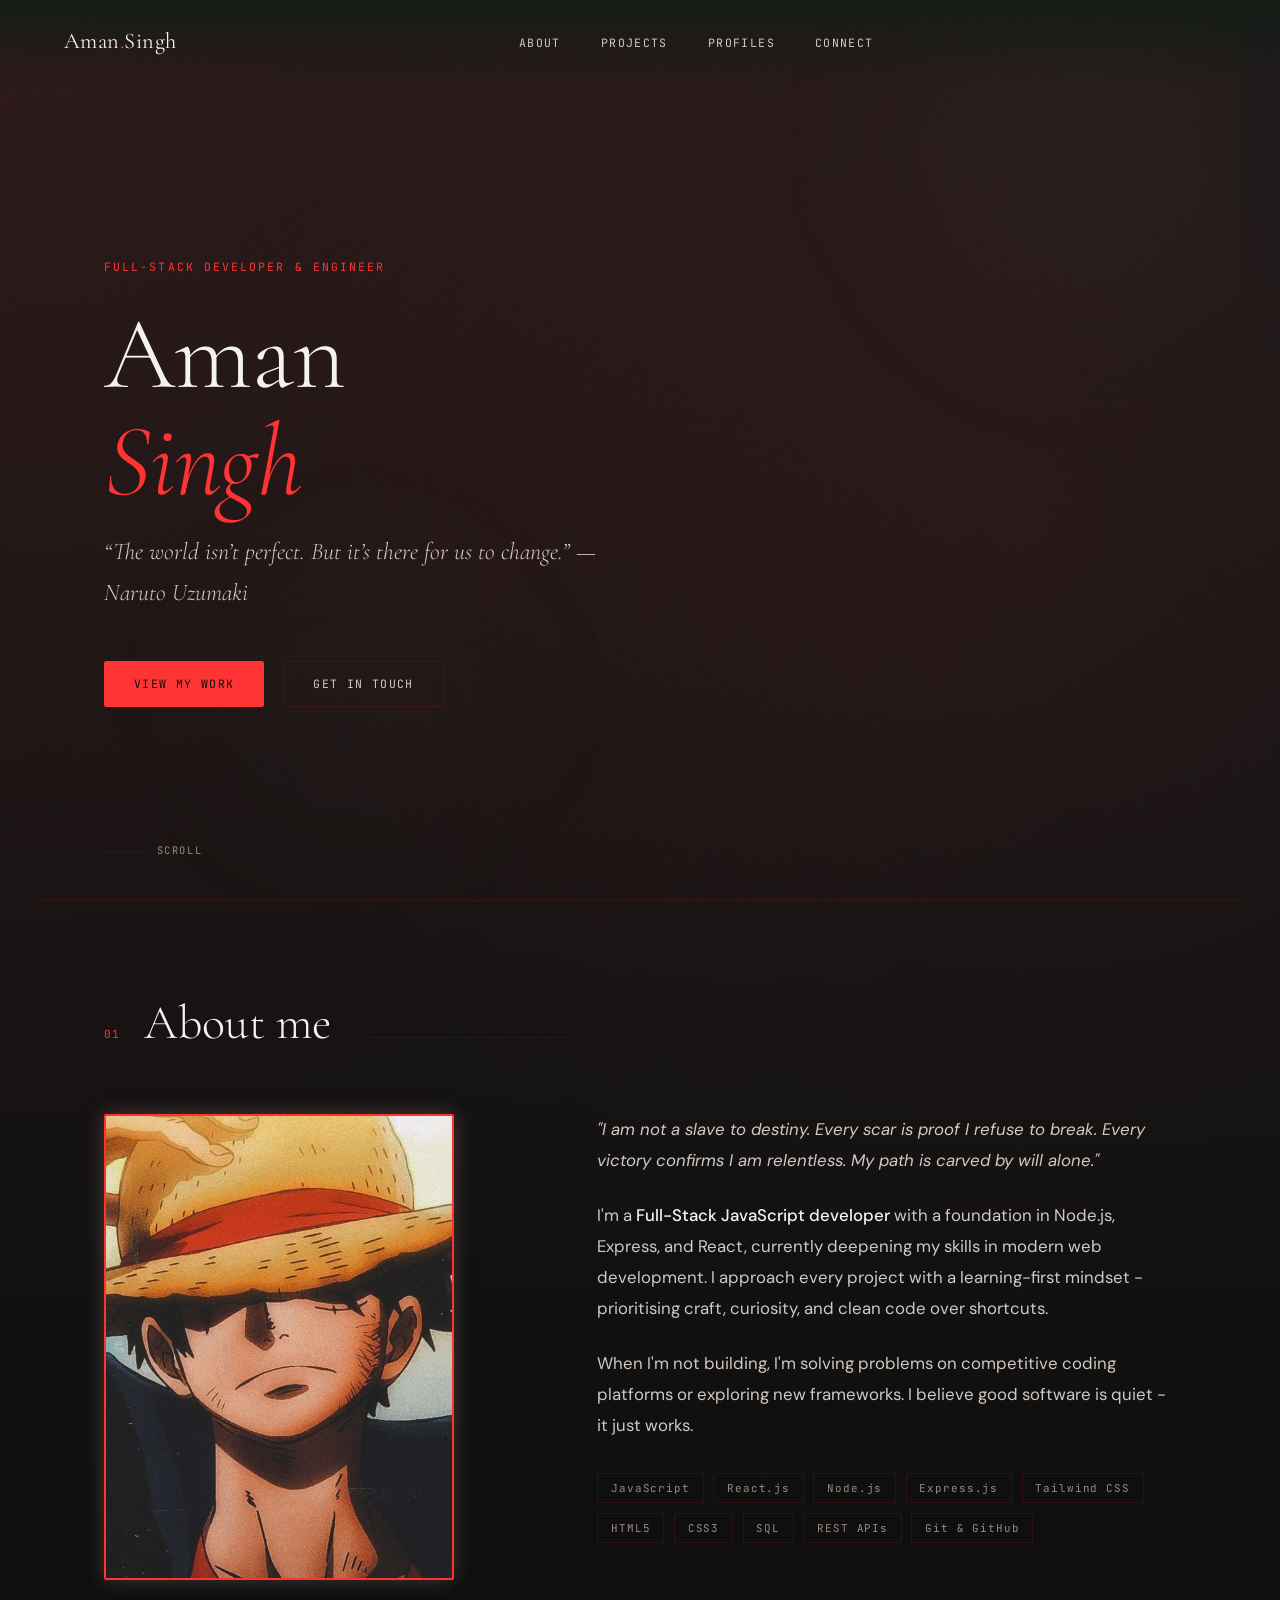
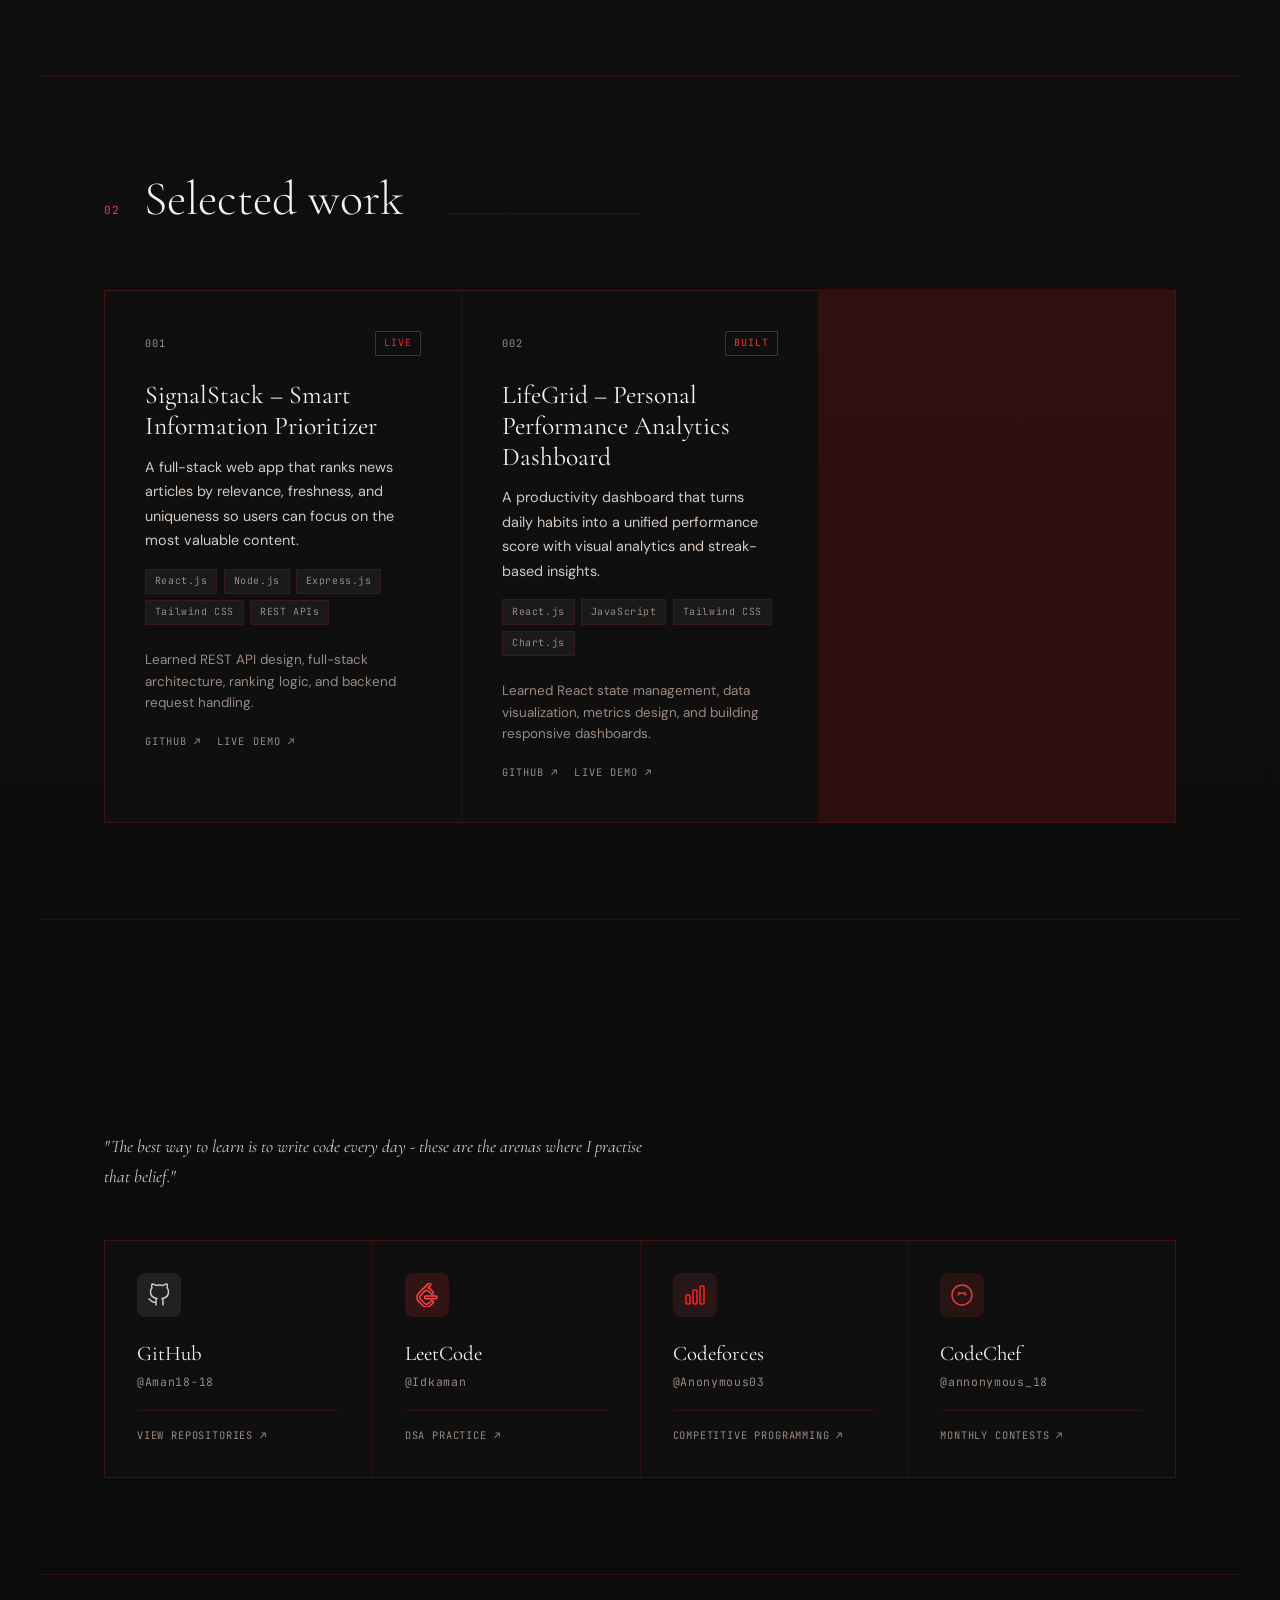
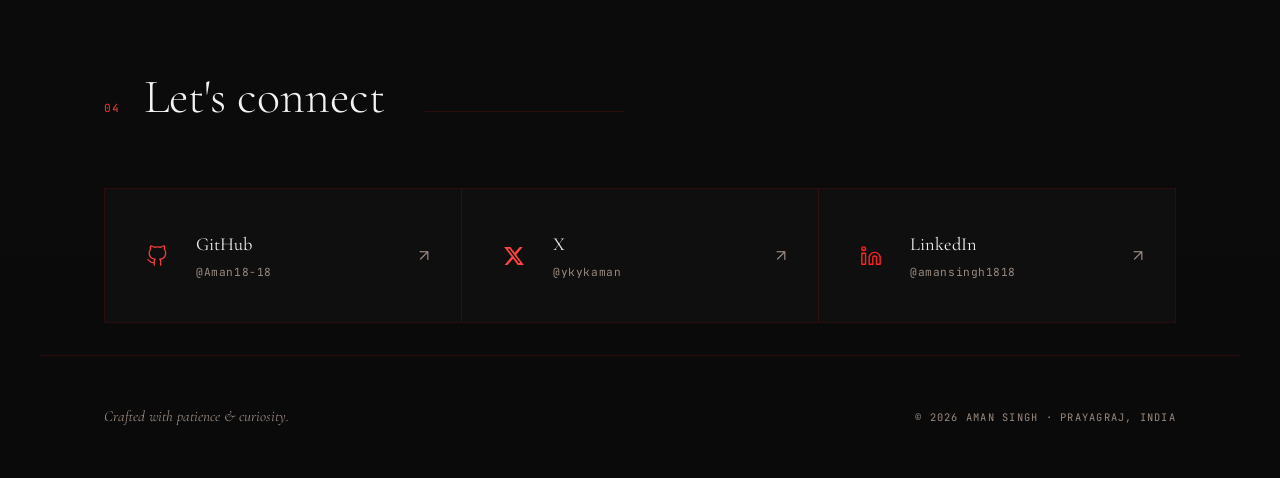
<file: index.html>
<!DOCTYPE html>
<html lang="en">
<head>
  <meta charset="UTF-8"/>
  <meta name="viewport" content="width=device-width,initial-scale=1.0"/>
  <title>Aman Singh - Portfolio</title>
  <!-- Theme Options: Spring Light (default) and Spring Night -->
  <link rel="preconnect" href="https://fonts.googleapis.com"/>
  <link rel="preconnect" href="https://fonts.gstatic.com" crossorigin/>
  <link href="https://fonts.googleapis.com/css2?family=Cormorant+Garamond:ital,wght@0,300;0,400;0,500;0,600;1,300;1,400&family=DM+Sans:opsz,wght@9..40,300;9..40,400;9..40,500&family=JetBrains+Mono:wght@300;400&display=swap" rel="stylesheet"/>
  <link rel="stylesheet" href="portfolio.css"/>
</head>
<body>
<div class="spring-leaves" aria-hidden="true">
  <span class="leaf leaf-1"></span>
  <span class="leaf leaf-2"></span>
  <span class="leaf leaf-3"></span>
  <span class="leaf leaf-4"></span>
  <span class="leaf leaf-5"></span>
  <span class="leaf leaf-6"></span>
  <span class="leaf leaf-7"></span>
  <span class="leaf leaf-8"></span>
  <span class="leaf leaf-9"></span>
  <span class="leaf leaf-10"></span>
</div>

<!-- NAV -->
<nav id="navbar">
  <a href="#" class="nav-logo">Aman<span>.</span>Singh</a>
  <ul class="nav-links">
    <li><a href="#about">About</a></li>
    <li><a href="#projects">Projects</a></li>
    <li><a href="#profiles">Profiles</a></li>
    <li><a href="#social">Connect</a></li>
  </ul>
  <div class="nav-right">
    <button class="theme-toggle" id="themeToggle" aria-label="Toggle theme">
      <svg class="sun-icon" viewBox="0 0 24 24" fill="none" stroke="currentColor" stroke-width="2">
        <circle cx="12" cy="12" r="5"></circle>
        <line x1="12" y1="1" x2="12" y2="3"></line>
        <line x1="12" y1="21" x2="12" y2="23"></line>
        <line x1="4.22" y1="4.22" x2="5.64" y2="5.64"></line>
        <line x1="18.36" y1="18.36" x2="19.78" y2="19.78"></line>
        <line x1="1" y1="12" x2="3" y2="12"></line>
        <line x1="21" y1="12" x2="23" y2="12"></line>
        <line x1="4.22" y1="19.78" x2="5.64" y2="18.36"></line>
        <line x1="18.36" y1="5.64" x2="19.78" y2="4.22"></line>
      </svg>
      <svg class="moon-icon" viewBox="0 0 24 24" fill="none" stroke="currentColor" stroke-width="2">
        <path d="M21 12.79A9 9 0 1 1 11.21 3 7 7 0 0 0 21 12.79z"></path>
      </svg>
    </button>
    <button class="nav-toggle" id="menuToggle" aria-label="Toggle menu">
      <span></span><span></span><span></span>
    </button>
  </div>
</nav>

<!-- MOBILE MENU -->
<div class="mobile-menu" id="mobileMenu">
  <button class="close-btn" id="closeMenu">&times;</button>
  <a href="#about" onclick="closeMobile()">About</a>
  <a href="#projects" onclick="closeMobile()">Projects</a>
  <a href="#profiles" onclick="closeMobile()">Profiles</a>
  <a href="#social" onclick="closeMobile()">Connect</a>
</div>

<!-- HERO -->
<section class="hero" id="home">
  <div class="hero-orb hero-orb-1"></div>
  <div class="hero-orb hero-orb-2"></div>

  <div class="hero-eyebrow">Full-Stack Developer &amp; Engineer</div>

  <h1 class="hero-name">
    Aman<br/>
    <em>Singh</em>
  </h1>

  <p class="hero-tagline">
    “The world isn’t perfect. But it’s there for us to change.” — Naruto Uzumaki
  </p>

  <div class="hero-cta">
    <a href="#projects" class="btn btn-primary">View my work</a>
    <a href="#social" class="btn btn-ghost">Get in touch</a>
  </div>

  <div class="hero-scroll">
    <div class="scroll-line"></div>
    <span class="scroll-text">Scroll</span>
  </div>
</section>

<!-- ABOUT -->
<section id="about">
  <div class="section-header reveal">
    <span class="section-number">01</span>
    <h2 class="section-title">About me</h2>
    <div class="section-line"></div>
  </div>

  <div class="about-grid">
    <div class="about-left reveal">
      <div class="about-avatar">
        <img src="luffy.jpg" alt="Luffy" />
      </div>
    </div>

    <div class="about-text reveal">
      <p>
        <em>"I am not a slave to destiny. Every scar is proof I refuse to break. Every victory confirms I am relentless. My path is carved by will alone."</em>
      </p>
      <p>
        I'm a <strong>Full-Stack JavaScript developer</strong> with a foundation in Node.js,
        Express, and React, currently deepening my skills in modern web development.
        I approach every project with a learning-first mindset - prioritising craft,
        curiosity, and clean code over shortcuts.
      </p>
      <p>
        When I'm not building, I'm solving problems on competitive coding platforms
        or exploring new frameworks. I believe good software is quiet - it just works.
      </p>

      <div class="about-tags">
        <span class="tag">JavaScript</span>
        <span class="tag">React.js</span>
        <span class="tag">Node.js</span>
        <span class="tag">Express.js</span>
        <span class="tag">Tailwind CSS</span>
        <span class="tag">HTML5</span>
        <span class="tag">CSS3</span>
        <span class="tag">SQL</span>
        <span class="tag">REST APIs</span>
        <span class="tag">Git &amp; GitHub</span>
      </div>
    </div>
  </div>
</section>

<!-- PROJECTS -->
<section id="projects">
  <div class="section-header reveal">
    <span class="section-number">02</span>
    <h2 class="section-title">Selected work</h2>
    <div class="section-line"></div>
  </div>

  <div class="projects-grid">
    <article class="project-card reveal">
      <div class="project-meta">
        <span class="project-number">001</span>
        <span class="project-status status-live">Live</span>
      </div>
      <h3 class="project-title">SignalStack – Smart Information Prioritizer</h3>
      <p class="project-desc">
        A full-stack web app that ranks news articles by relevance, freshness, and uniqueness so users can focus on the most valuable content.
      </p>
      <div class="project-stack">
        <span class="stack-pill">React.js</span>
        <span class="stack-pill">Node.js</span>
        <span class="stack-pill">Express.js</span>
        <span class="stack-pill">Tailwind CSS</span>
        <span class="stack-pill">REST APIs</span>
      </div>
      <p class="project-learnings">Learned REST API design, full-stack architecture, ranking logic, and backend request handling.</p>
      <div class="project-links">
        <a href="https://github.com/Aman18-18/News-Generator" target="_blank" rel="noopener noreferrer" class="project-link">GitHub ↗</a>
        <a href="https://signal-stack-r64rqszkx-aman-singhs-projects-1fdd472a.vercel.app" target="_blank" rel="noopener noreferrer" class="project-link">Live Demo ↗</a>
      </div>
    </article>

    <article class="project-card reveal">
      <div class="project-meta">
        <span class="project-number">002</span>
        <span class="project-status status-wip">Built</span>
      </div>
      <h3 class="project-title">LifeGrid – Personal Performance Analytics Dashboard</h3>
      <p class="project-desc">
        A productivity dashboard that turns daily habits into a unified performance score with visual analytics and streak-based insights.
      </p>
      <div class="project-stack">
        <span class="stack-pill">React.js</span>
        <span class="stack-pill">JavaScript</span>
        <span class="stack-pill">Tailwind CSS</span>
        <span class="stack-pill">Chart.js</span>
      </div>
      <p class="project-learnings">Learned React state management, data visualization, metrics design, and building responsive dashboards.</p>
      <div class="project-links">
        <a href="https://github.com/Aman18-18/LifeGrid" target="_blank" rel="noopener noreferrer" class="project-link">GitHub ↗</a>
        <a href="https://life-grid-nine.vercel.app" target="_blank" rel="noopener noreferrer" class="project-link">Live Demo ↗</a>
      </div>
    </article>
  </div>
</section>

<!-- CODING PROFILES -->
<section id="profiles">
  <div class="section-header reveal">
    <span class="section-number">03</span>
    <h2 class="section-title">Coding profiles</h2>
    <div class="section-line"></div>
  </div>

  <p class="profiles-intro reveal">
    "The best way to learn is to write code every day - these are the arenas where I practise that belief."
  </p>

  <div class="profiles-grid">

    <!-- GITHUB -->
    <a href="https://github.com/Aman18-18" target="_blank" rel="noopener noreferrer" class="profile-card reveal">
      <div class="profile-icon github">
        <svg viewBox="0 0 24 24" fill="none" stroke="var(--text-secondary)" stroke-width="1.5" stroke-linecap="round" stroke-linejoin="round">
          <path d="M9 19c-5 1.5-5-2.5-7-3m14 6v-3.87a3.37 3.37 0 0 0-.94-2.61c3.14-.35 6.44-1.54 6.44-7A5.44 5.44 0 0 0 20 4.77 5.07 5.07 0 0 0 19.91 1S18.73.65 16 2.48a13.38 13.38 0 0 0-7 0C6.27.65 5.09 1 5.09 1A5.07 5.07 0 0 0 5 4.77a5.44 5.44 0 0 0-1.5 3.78c0 5.42 3.3 6.61 6.44 7A3.37 3.37 0 0 0 9 18.13V22"/>
        </svg>
      </div>
      <div>
        <div class="profile-name">GitHub</div>
        <div class="profile-handle">@Aman18-18</div>
      </div>
      <div class="profile-stat">View repositories ↗</div>
    </a>

    <!-- LEETCODE -->
    <a href="https://leetcode.com/u/Idkaman/" target="_blank" rel="noopener noreferrer" class="profile-card reveal">
      <div class="profile-icon leetcode">
        <svg viewBox="0 0 24 24" fill="none" stroke="var(--accent-warm)" stroke-width="1.5" stroke-linecap="round" stroke-linejoin="round">
          <path d="M16.102 17.93l-2.697 2.607c-.466.467-1.111.662-1.823.662s-1.357-.195-1.824-.662l-4.332-4.363c-.467-.467-.702-1.15-.702-1.863s.235-1.357.702-1.824l4.319-4.38c.467-.467 1.125-.645 1.837-.645s1.357.195 1.823.662l2.697 2.606c.514.515 1.365.497 1.9-.038.535-.536.553-1.387.039-1.901l-2.609-2.636a5.055 5.055 0 0 0-2.445-1.337l2.467-2.503c.516-.514.498-1.366-.037-1.901-.535-.535-1.387-.552-1.902-.038l-10.1 10.101c-.981.982-1.494 2.337-1.494 3.835 0 1.498.513 2.895 1.494 3.875l4.347 4.361c.981.979 2.337 1.452 3.834 1.452s2.853-.512 3.835-1.494l2.609-2.637c.514-.514.496-1.365-.039-1.9s-1.386-.553-1.899-.039zM20.811 13.01H10.666c-.702 0-1.27.604-1.27 1.346s.568 1.346 1.27 1.346h10.145c.701 0 1.27-.604 1.27-1.346s-.569-1.346-1.27-1.346z"/>
        </svg>
      </div>
      <div>
        <div class="profile-name">LeetCode</div>
        <div class="profile-handle">@Idkaman</div>
      </div>
      <div class="profile-stat">DSA practice ↗</div>
    </a>

    <!-- CODEFORCES -->
    <a href="https://codeforces.com/profile/Anonymous03" target="_blank" rel="noopener noreferrer" class="profile-card reveal">
      <div class="profile-icon codeforces">
        <svg viewBox="0 0 24 24" fill="none" stroke="var(--accent-cool)" stroke-width="1.5" stroke-linecap="round" stroke-linejoin="round">
          <rect x="3" y="12" width="4" height="9" rx="1"/>
          <rect x="10" y="7" width="4" height="14" rx="1"/>
          <rect x="17" y="3" width="4" height="18" rx="1"/>
        </svg>
      </div>
      <div>
        <div class="profile-name">Codeforces</div>
        <div class="profile-handle">@Anonymous03</div>
      </div>
      <div class="profile-stat">Competitive programming ↗</div>
    </a>

    <!-- CODECHEF -->
    <a href="https://www.codechef.com/users/annonymous_18" target="_blank" rel="noopener noreferrer" class="profile-card reveal">
      <div class="profile-icon codechef">
        <svg viewBox="0 0 24 24" fill="none" stroke="var(--accent-earth)" stroke-width="1.5" stroke-linecap="round" stroke-linejoin="round">
          <path d="M12 2C6.48 2 2 6.48 2 12s4.48 10 10 10 10-4.48 10-10S17.52 2 12 2z"/>
          <path d="M8 12s1-2 4-2 4 2 4 2"/>
          <path d="M9 9.5h.01M15 9.5h.01"/>
        </svg>
      </div>
      <div>
        <div class="profile-name">CodeChef</div>
        <div class="profile-handle">@annonymous_18</div>
      </div>
      <div class="profile-stat">Monthly contests ↗</div>
    </a>

  </div>
</section>

<!-- SOCIAL -->
<section id="social">
  <div class="section-header reveal">
    <span class="section-number">04</span>
    <h2 class="section-title">Let's connect</h2>
    <div class="section-line"></div>
  </div>

  <div class="social-strip reveal">

    <!-- GITHUB -->
    <a href="https://github.com/Aman18-18" target="_blank" rel="noopener noreferrer" class="social-item github">
      <div class="social-icon">
        <svg viewBox="0 0 24 24" fill="none" stroke="var(--accent-earth)" stroke-width="1.5" stroke-linecap="round" stroke-linejoin="round">
          <path d="M9 19c-5 1.5-5-2.5-7-3m14 6v-3.87a3.37 3.37 0 0 0-.94-2.61c3.14-.35 6.44-1.54 6.44-7A5.44 5.44 0 0 0 20 4.77 5.07 5.07 0 0 0 19.91 1S18.73.65 16 2.48a13.38 13.38 0 0 0-7 0C6.27.65 5.09 1 5.09 1A5.07 5.07 0 0 0 5 4.77a5.44 5.44 0 0 0-1.5 3.78c0 5.42 3.3 6.61 6.44 7A3.37 3.37 0 0 0 9 18.13V22"/>
        </svg>
      </div>
      <div class="social-info">
        <span class="social-label">GitHub</span>
        <span class="social-handle">@Aman18-18</span>
      </div>
      <span class="social-arrow">↗</span>
    </a>

    <!-- X -->
    <a href="https://x.com/ykykaman" target="_blank" rel="noopener noreferrer" class="social-item twitter">
      <div class="social-icon">
        <svg viewBox="0 0 24 24" fill="var(--accent-warm)" stroke="none">
          <path d="M18.244 2.25h3.308l-7.227 8.26 8.502 11.24H16.17l-5.214-6.817L4.99 21.75H1.68l7.73-8.835L1.254 2.25H8.08l4.713 6.231zm-1.161 17.52h1.833L7.084 4.126H5.117z"/>
        </svg>
      </div>
      <div class="social-info">
        <span class="social-label">X</span>
        <span class="social-handle">@ykykaman</span>
      </div>
      <span class="social-arrow">↗</span>
    </a>

    <!-- LINKEDIN -->
    <a href="https://www.linkedin.com/in/amansingh1818/" target="_blank" rel="noopener noreferrer" class="social-item linkedin">
      <div class="social-icon">
        <svg viewBox="0 0 24 24" fill="none" stroke="var(--accent-cool)" stroke-width="1.5" stroke-linecap="round" stroke-linejoin="round">
          <path d="M16 8a6 6 0 0 1 6 6v7h-4v-7a2 2 0 0 0-2-2 2 2 0 0 0-2 2v7h-4v-7a6 6 0 0 1 6-6z"/>
          <rect x="2" y="9" width="4" height="12"/>
          <circle cx="4" cy="4" r="2"/>
        </svg>
      </div>
      <div class="social-info">
        <span class="social-label">LinkedIn</span>
        <span class="social-handle">@amansingh1818</span>
      </div>
      <span class="social-arrow">↗</span>
    </a>

  </div>
</section>

<!-- FOOTER -->
<footer>
  <p class="footer-left">Crafted with patience &amp; curiosity.</p>
  <p class="footer-right">© 2026 Aman Singh · Prayagraj, India</p>
</footer>

<script src="portfolio.js"></script>

</body>
</html>
</file>
<file: portfolio.css>
/* ========================================
   THEME VARIABLES - SPRING LIGHT (DEFAULT)
   ======================================== */
:root {
  --bg: #ebe8e3;
  --bg-surface: #ddd8d0;
  --bg-card: rgba(220, 215, 205, 0.9);
  --border: rgba(153, 51, 34, 0.25);
  --border-hover: rgba(180, 50, 20, 0.35);
  --text-primary: #0d0d0d;
  --text-secondary: #3a3a3a;
  --text-muted: #5a5a5a;
  --accent-primary: #c41e1e;
  --accent-warm: #b41010;
  --accent-cool: #d42020;
  --accent-earth: #8b3a3a;
  --petal-color: linear-gradient(180deg, rgba(196, 30, 30, 0.92), rgba(180, 16, 16, 0.88));
  --petal-shadow: rgba(139, 58, 58, 0.2);
  --page-glow: radial-gradient(circle at top left, rgba(196, 50, 50, 0.12), transparent 34%),
    radial-gradient(circle at 85% 12%, rgba(220, 80, 80, 0.08), transparent 24%),
    linear-gradient(180deg, #ebe8e3 0%, #e0dbd1 48%, #d8d2c8 100%);

  --icon-github-bg: rgba(26, 26, 26, 0.08);
  --icon-leetcode-bg: rgba(196, 30, 30, 0.15);
  --icon-cf-bg: rgba(180, 50, 50, 0.12);
  --icon-cc-bg: rgba(139, 58, 58, 0.12);

  --serif: 'Cormorant Garamond', Georgia, serif;
  --sans: 'DM Sans', system-ui, sans-serif;
  --mono: 'JetBrains Mono', monospace;
}

/* ========================================
   THEME VARIABLES - SPRING NIGHT
   ======================================== */
html[data-theme="dark"] {
  --bg: #0f0f0f;
  --bg-surface: #1a1a1a;
  --bg-card: rgba(25, 25, 25, 0.88);
  --border: rgba(196, 30, 30, 0.18);
  --border-hover: rgba(220, 50, 50, 0.25);
  --text-primary: #f5f3f1;
  --text-secondary: #d4c9c1;
  --text-muted: #9a8a80;
  --accent-primary: #ff3333;
  --accent-warm: #ff4444;
  --accent-cool: #ff2222;
  --accent-earth: #e63c3c;
  --petal-color: linear-gradient(180deg, rgba(255, 51, 51, 0.9), rgba(255, 68, 68, 0.86));
  --petal-shadow: rgba(15, 15, 15, 0.4);
  --page-glow: radial-gradient(circle at top left, rgba(196, 30, 30, 0.12), transparent 35%),
    radial-gradient(circle at 80% 14%, rgba(220, 50, 50, 0.08), transparent 24%),
    linear-gradient(180deg, #1a1a1a 0%, #0f0f0f 42%, #0a0a0a 100%);

  --icon-github-bg: rgba(245, 243, 241, 0.08);
  --icon-leetcode-bg: rgba(255, 51, 51, 0.15);
  --icon-cf-bg: rgba(220, 80, 80, 0.12);
  --icon-cc-bg: rgba(230, 60, 60, 0.12);
}

/* ========================================
   GLOBAL STYLES
   ======================================== */
*, *::before, *::after {
  box-sizing: border-box;
  margin: 0;
  padding: 0;
}

html {
  scroll-behavior: smooth;
}

body {
  background: var(--page-glow);
  color: var(--text-primary);
  font-family: var(--sans);
  font-size: 16px;
  line-height: 1.7;
  overflow-x: hidden;
  -webkit-font-smoothing: antialiased;
  transition: background-color 0.3s ease, color 0.3s ease;
}

::selection {
  background: var(--accent-primary);
  color: var(--bg);
}

/* ---- NOISE TEXTURE OVERLAY ---- */
body::before {
  content: '';
  position: fixed;
  inset: 0;
  background-image: url("data:image/svg+xml,%3Csvg viewBox='0 0 256 256' xmlns='http://www.w3.org/2000/svg'%3E%3Cfilter id='n'%3E%3CfeTurbulence type='fractalNoise' baseFrequency='0.9' numOctaves='4' stitchTiles='stitch'/%3E%3C/filter%3E%3Crect width='100%25' height='100%25' filter='url(%23n)' opacity='0.04'/%3E%3C/svg%3E");
  pointer-events: none;
  z-index: 999;
  opacity: 0.35;
}

body > * {
  position: relative;
  z-index: 1;
}

.spring-leaves {
  position: fixed;
  inset: 0;
  overflow: hidden;
  pointer-events: none;
  z-index: 0;
}

.leaf {
  position: absolute;
  top: -12%;
  width: 18px;
  height: 30px;
  background: var(--petal-color);
  border-radius: 80% 0 80% 0;
  box-shadow: 0 0 8px var(--petal-shadow), inset -1px -1px 3px rgba(0, 0, 0, 0.1);
  animation: fall linear infinite;
  transform-origin: center;
  opacity: 0.8;
}

.leaf:nth-child(1) {
  left: 5%;
  animation-duration: 8s;
  animation-delay: 0s;
}

.leaf:nth-child(2) {
  left: 15%;
  animation-duration: 10s;
  animation-delay: 1.2s;
}

.leaf:nth-child(3) {
  left: 25%;
  animation-duration: 9s;
  animation-delay: 0.5s;
}

.leaf:nth-child(4) {
  left: 35%;
  animation-duration: 11s;
  animation-delay: 2s;
}

.leaf:nth-child(5) {
  left: 45%;
  animation-duration: 9.5s;
  animation-delay: 1.5s;
}

.leaf:nth-child(6) {
  left: 55%;
  animation-duration: 10.5s;
  animation-delay: 0.8s;
}

.leaf:nth-child(7) {
  left: 65%;
  animation-duration: 8.5s;
  animation-delay: 2.5s;
}

.leaf:nth-child(8) {
  left: 75%;
  animation-duration: 11.5s;
  animation-delay: 1s;
}

.leaf:nth-child(9) {
  left: 85%;
  animation-duration: 9.2s;
  animation-delay: 1.8s;
}

.leaf:nth-child(10) {
  left: 92%;
  animation-duration: 10.2s;
  animation-delay: 0.3s;
}

@keyframes fall {
  0% {
    transform: translateY(0) rotateZ(0deg);
    opacity: 0.8;
  }
  10% {
    opacity: 0.9;
  }
  90% {
    opacity: 0.7;
  }
  to {
    transform: translateY(100vh) rotateZ(360deg);
    opacity: 0;
  }
}

.leaf::before {
  content: '';
  position: absolute;
  inset: 2px 8px 2px 8px;
  border-radius: 999px;
  background: rgba(255, 255, 255, 0.22);
  transform: rotate(18deg);
}

.leaf-1 { left: 4%; animation-duration: 17s; animation-delay: -2s; }
.leaf-2 { left: 14%; width: 12px; height: 22px; animation-duration: 12s; animation-delay: -8s; }
.leaf-3 { left: 24%; animation-duration: 19s; animation-delay: -11s; }
.leaf-4 { left: 37%; width: 15px; height: 25px; animation-duration: 15s; animation-delay: -5s; }
.leaf-5 { left: 49%; animation-duration: 18s; animation-delay: -13s; }
.leaf-6 { left: 58%; width: 13px; height: 23px; animation-duration: 14s; animation-delay: -1s; }
.leaf-7 { left: 68%; animation-duration: 16s; animation-delay: -7s; }
.leaf-8 { left: 77%; width: 16px; height: 27px; animation-duration: 20s; animation-delay: -9s; }
.leaf-9 { left: 88%; animation-duration: 13s; animation-delay: -4s; }
.leaf-10 { left: 95%; width: 11px; height: 21px; animation-duration: 18s; animation-delay: -15s; }

/* ========================================
   INTERACTIVE ANIMATIONS
   ======================================== */
/* Click ripple effect */
.ripple {
  position: absolute;
  border-radius: 50%;
  background: radial-gradient(circle, rgba(196, 30, 30, 0.6) 0%, rgba(196, 30, 30, 0) 70%);
  transform: scale(0);
  animation: rippleEffect 0.6s ease-out;
  pointer-events: none;
}

@keyframes rippleEffect {
  to {
    transform: scale(4);
    opacity: 0;
  }
}

/* Scroll-triggered animations */
.scroll-reveal {
  opacity: 0;
  transform: translateY(30px);
  animation: scrollReveal 0.6s ease-out forwards;
}

@keyframes scrollReveal {
  to {
    opacity: 1;
    transform: translateY(0);
  }
}

/* Interactive button press effect */
button, a[class*="btn"] {
  position: relative;
  overflow: hidden;
}

button:active, a[class*="btn"]:active {
  transform: scale(0.95);
}

button:hover, a[class*="btn"]:hover {
  transform: translateY(-2px);
  transition: all 0.2s ease;
}


.about-avatar {
  width: 100%;
  max-width: 350px;   /* control size */
  aspect-ratio: 1/1;  /* square container */
  overflow: hidden;
  border-radius: 20px; /* optional aesthetic */
}

.about-avatar img {
  width: 100%;
  height: 100%;
  object-fit: cover;   /* KEY: fills container nicely */
  display: block;
}

/* ========================================
   NAVIGATION
   ======================================== */
nav {
  position: fixed;
  top: 0;
  left: 0;
  right: 0;
  z-index: 100;
  padding: 1.4rem 4rem;
  display: flex;
  justify-content: space-between;
  align-items: center;
  background: linear-gradient(to bottom, rgba(247, 251, 241, 0.94), rgba(247, 251, 241, 0));
  -webkit-backdrop-filter: blur(0px);
  backdrop-filter: blur(0px);
  transition: backdrop-filter 0.4s, background 0.4s;
}

html[data-theme="dark"] nav {
  background: linear-gradient(to bottom, rgba(20, 28, 22, 0.94), rgba(20, 28, 22, 0));
}

nav.scrolled {
  background: rgba(247, 251, 241, 0.82);
  -webkit-backdrop-filter: blur(12px);
  backdrop-filter: blur(12px);
  border-bottom: 1px solid var(--border);
}

html[data-theme="dark"] nav.scrolled {
  background: rgba(20, 28, 22, 0.82);
}

.nav-logo {
  font-family: var(--serif);
  font-size: 1.4rem;
  font-weight: 400;
  color: var(--text-primary);
  letter-spacing: 0.02em;
  text-decoration: none;
}

.nav-logo span {
  color: var(--accent-primary);
}

.nav-links {
  display: flex;
  gap: 2.5rem;
  list-style: none;
}

.nav-links a {
  font-family: var(--mono);
  font-size: 0.72rem;
  letter-spacing: 0.12em;
  text-transform: uppercase;
  color: var(--text-secondary);
  text-decoration: none;
  transition: color 0.3s;
}

.nav-links a:hover {
  color: var(--accent-primary);
}

.nav-right {
  display: flex;
  align-items: center;
  gap: 1.5rem;
}

.theme-toggle {
  background: none;
  border: 1px solid var(--border);
  width: 40px;
  height: 40px;
  border-radius: 8px;
  cursor: pointer;
  display: flex;
  align-items: center;
  justify-content: center;
  color: var(--text-secondary);
  transition: all 0.3s ease;
}

.theme-toggle:hover {
  color: var(--accent-primary);
  border-color: var(--accent-primary);
}

.theme-toggle svg {
  width: 18px;
  height: 18px;
}

.theme-toggle .sun-icon {
  display: block;
}

.theme-toggle .moon-icon {
  display: none;
}

html[data-theme="dark"] .theme-toggle .sun-icon {
  display: none;
}

html[data-theme="dark"] .theme-toggle .moon-icon {
  display: block;
}

.nav-toggle {
  display: none;
  flex-direction: column;
  gap: 5px;
  cursor: pointer;
  background: none;
  border: none;
  padding: 4px;
}

.nav-toggle span {
  display: block;
  width: 22px;
  height: 1px;
  background: var(--text-secondary);
  transition: all 0.3s;
}

/* ========================================
   HERO SECTION
   ======================================== */
.hero {
  min-height: 100vh;
  display: flex;
  flex-direction: column;
  justify-content: center;
  padding: 8rem 4rem 4rem;
  position: relative;
  overflow: hidden;
}

.hero-orb {
  position: absolute;
  border-radius: 50%;
  filter: blur(80px);
  pointer-events: none;
}

.hero-orb-1 {
  width: 500px;
  height: 500px;
  background: radial-gradient(circle, rgba(168, 149, 111, 0.06) 0%, transparent 70%);
  top: -100px;
  right: -100px;
  animation: orbFloat 8s ease-in-out infinite;
}

.hero-orb-2 {
  width: 400px;
  height: 400px;
  background: radial-gradient(circle, rgba(122, 158, 136, 0.04) 0%, transparent 70%);
  bottom: 0;
  left: 10%;
  animation: orbFloat 10s ease-in-out infinite reverse;
}

@keyframes orbFloat {
  0%, 100% {
    transform: translateY(0) scale(1);
  }
  50% {
    transform: translateY(-30px) scale(1.05);
  }
}

@keyframes leafFall {
  0% {
    transform: translate3d(0, -8vh, 0) rotate(0deg) scale(0.95);
    opacity: 0;
  }
  10% {
    opacity: 0.72;
  }
  50% {
    transform: translate3d(28px, 46vh, 0) rotate(140deg) scale(1);
  }
  100% {
    transform: translate3d(-34px, 110vh, 0) rotate(320deg) scale(0.9);
    opacity: 0;
  }
}

.hero-eyebrow {
  font-family: var(--mono);
  font-size: 0.72rem;
  letter-spacing: 0.18em;
  text-transform: uppercase;
  color: var(--accent-primary);
  margin-bottom: 1.5rem;
  opacity: 0;
  animation: fadeUp 0.8s ease forwards 0.2s;
}

.hero-name {
  font-family: var(--serif);
  font-size: clamp(3.5rem, 8vw, 7rem);
  font-weight: 300;
  line-height: 1.05;
  letter-spacing: -0.01em;
  color: var(--text-primary);
  margin-bottom: 1rem;
  opacity: 0;
  animation: fadeUp 0.8s ease forwards 0.4s;
}

.hero-name em {
  font-style: italic;
  color: var(--accent-primary);
  font-weight: 300;
}

.hero-tagline {
  font-family: var(--serif);
  font-size: clamp(1.1rem, 2.5vw, 1.5rem);
  font-weight: 300;
  font-style: italic;
  color: var(--text-secondary);
  max-width: 540px;
  margin-bottom: 3rem;
  opacity: 0;
  animation: fadeUp 0.8s ease forwards 0.6s;
}

.hero-cta {
  display: flex;
  gap: 1.2rem;
  flex-wrap: wrap;
  opacity: 0;
  animation: fadeUp 0.8s ease forwards 0.8s;
}

.btn {
  display: inline-flex;
  align-items: center;
  gap: 0.5rem;
  padding: 0.75rem 1.8rem;
  font-family: var(--mono);
  font-size: 0.72rem;
  letter-spacing: 0.12em;
  text-transform: uppercase;
  text-decoration: none;
  border-radius: 2px;
  transition: all 0.3s;
  cursor: pointer;
}

.btn-primary {
  background: var(--accent-primary);
  color: var(--bg);
  border: 1px solid var(--accent-primary);
}

.btn-primary:hover {
  background: transparent;
  color: var(--accent-primary);
}

.btn-ghost {
  background: transparent;
  color: var(--text-secondary);
  border: 1px solid var(--border);
}

.btn-ghost:hover {
  border-color: var(--accent-primary);
  color: var(--text-primary);
}

.hero-scroll {
  position: absolute;
  bottom: 2.5rem;
  left: 4rem;
  display: flex;
  align-items: center;
  gap: 0.8rem;
  opacity: 0;
  animation: fadeIn 1s ease forwards 1.2s;
}

.scroll-line {
  width: 40px;
  height: 1px;
  background: var(--border);
  position: relative;
  overflow: hidden;
}

.scroll-line::after {
  content: '';
  position: absolute;
  left: -100%;
  top: 0;
  width: 100%;
  height: 100%;
  background: var(--accent-primary);
  animation: scrollLine 2.5s ease-in-out infinite 1.4s;
}

@keyframes scrollLine {
  0% {
    left: -100%;
  }
  50%, 100% {
    left: 100%;
  }
}

.scroll-text {
  font-family: var(--mono);
  font-size: 0.65rem;
  letter-spacing: 0.15em;
  text-transform: uppercase;
  color: var(--text-muted);
}

/* ========================================
   SECTIONS
   ======================================== */
section {
  padding: 6rem 4rem;
  max-width: 1200px;
  margin: 0 auto;
}

.section-header {
  display: flex;
  align-items: baseline;
  gap: 1.5rem;
  margin-bottom: 4rem;
}

.section-number {
  font-family: var(--mono);
  font-size: 0.7rem;
  color: var(--accent-primary);
  letter-spacing: 0.1em;
}

.section-title {
  font-family: var(--serif);
  font-size: clamp(2rem, 4vw, 3rem);
  font-weight: 300;
  color: var(--text-primary);
  line-height: 1.1;
}

.section-line {
  flex: 1;
  height: 1px;
  background: var(--border);
  margin-left: 1rem;
  max-width: 200px;
}

/* ========================================
   ABOUT SECTION
   ======================================== */
#about {
  border-top: 1px solid var(--border);
}

.about-grid {
  display: grid;
  grid-template-columns: 1fr 1.4fr;
  gap: 5rem;
  align-items: start;
}

.about-left {
  position: relative;
}

.about-avatar {
  width: 100%;
  aspect-ratio: 3 / 4;
  background: var(--bg-card);
  border: 2px solid var(--accent-primary);
  border-radius: 2px;
  display: flex;
  align-items: center;
  justify-content: center;
  font-family: var(--serif);
  font-size: 5rem;
  color: var(--text-muted);
  position: relative;
  overflow: hidden;
  box-shadow: 0 0 20px rgba(168, 149, 111, 0.25), inset 0 0 20px rgba(168, 149, 111, 0.05);
  transition: transform 0.4s ease, box-shadow 0.4s ease;
}

.about-avatar:hover {
  transform: scale(1.02);
  box-shadow: 0 0 35px rgba(168, 149, 111, 0.4), inset 0 0 20px rgba(168, 149, 111, 0.08);
}

html[data-theme="dark"] .about-avatar {
  border-color: var(--accent-primary);
  box-shadow: 0 0 20px rgba(212, 184, 150, 0.25), inset 0 0 20px rgba(212, 184, 150, 0.05);
}

html[data-theme="dark"] .about-avatar:hover {
  box-shadow: 0 0 35px rgba(212, 184, 150, 0.4), inset 0 0 20px rgba(212, 184, 150, 0.08);
}

.about-avatar::before {
  content: '';
  position: absolute;
  inset: 0;
  background: linear-gradient(135deg, rgba(168, 149, 111, 0.02) 0%, transparent 60%);
  z-index: 1;
  pointer-events: none;
}

.avatar-label {
  position: absolute;
  bottom: 1rem;
  left: 1rem;
  font-family: var(--mono);
  font-size: 0.75rem;
  letter-spacing: 0.12em;
  text-transform: uppercase;
  color: var(--bg);
  background: var(--accent-primary);
  padding: 0.5rem 0.8rem;
  border-radius: 2px;
  z-index: 2;
  font-weight: 500;
}

.about-text p {
  color: var(--text-secondary);
  font-size: 1.05rem;
  line-height: 1.85;
  margin-bottom: 1.5rem;
}

.about-text p strong {
  color: var(--text-primary);
  font-weight: 500;
}

.about-tags {
  display: flex;
  flex-wrap: wrap;
  gap: 0.6rem;
  margin-top: 2rem;
}

.tag {
  padding: 0.3rem 0.8rem;
  border: 1px solid var(--border);
  border-radius: 1px;
  font-family: var(--mono);
  font-size: 0.68rem;
  letter-spacing: 0.08em;
  color: var(--text-muted);
  transition: all 0.3s;
}

.tag:hover {
  border-color: var(--accent-primary);
  color: var(--accent-primary);
}

/* ========================================
   PROJECTS SECTION
   ======================================== */
#projects {
  border-top: 1px solid var(--border);
}

.projects-grid {
  display: grid;
  grid-template-columns: repeat(auto-fill, minmax(340px, 1fr));
  gap: 1.5px;
  background: var(--border);
  border: 1px solid var(--border);
}

.project-card {
  background: var(--bg);
  padding: 2.5rem;
  transition: background 0.4s;
  position: relative;
  overflow: hidden;
  text-decoration: none;
  display: block;
  color: inherit;
}

.project-card::before {
  content: '';
  position: absolute;
  top: 0;
  left: 0;
  width: 2px;
  height: 0;
  background: var(--accent-primary);
  transition: height 0.4s ease;
}

.project-card:hover {
  background: var(--bg-card);
}

.project-card:hover::before {
  height: 100%;
}

.project-meta {
  display: flex;
  justify-content: space-between;
  align-items: center;
  margin-bottom: 1.5rem;
}

.project-number {
  font-family: var(--mono);
  font-size: 0.65rem;
  color: var(--text-muted);
  letter-spacing: 0.1em;
}

.project-status {
  font-family: var(--mono);
  font-size: 0.62rem;
  letter-spacing: 0.1em;
  text-transform: uppercase;
  padding: 0.2rem 0.5rem;
  border-radius: 1px;
}

.status-live {
  color: var(--accent-cool);
  border: 1px solid rgba(122, 158, 136, 0.3);
}

.status-wip {
  color: var(--accent-primary);
  border: 1px solid rgba(168, 149, 111, 0.3);
}

.status-archived {
  color: var(--text-muted);
  border: 1px solid var(--border);
}

.project-title {
  font-family: var(--serif);
  font-size: 1.6rem;
  font-weight: 400;
  color: var(--text-primary);
  margin-bottom: 0.8rem;
  line-height: 1.2;
  transition: color 0.3s;
}

.project-card:hover .project-title {
  color: var(--accent-primary);
}

.project-desc {
  font-size: 0.9rem;
  color: var(--text-secondary);
  line-height: 1.7;
  margin-bottom: 1rem;
}

.project-learnings {
  font-size: 0.84rem;
  color: var(--text-muted);
  line-height: 1.6;
  margin-bottom: 1.2rem;
}

.project-stack {
  display: flex;
  flex-wrap: wrap;
  gap: 0.4rem;
  margin-bottom: 1.5rem;
}

.stack-pill {
  font-family: var(--mono);
  font-size: 0.62rem;
  letter-spacing: 0.06em;
  padding: 0.2rem 0.55rem;
  background: var(--bg-surface);
  border: 1px solid var(--border);
  border-radius: 1px;
  color: var(--text-muted);
}

.project-links {
  display: flex;
  gap: 1rem;
}

.project-link {
  font-family: var(--mono);
  font-size: 0.65rem;
  letter-spacing: 0.1em;
  text-transform: uppercase;
  color: var(--text-muted);
  text-decoration: none;
  transition: color 0.3s;
  display: flex;
  align-items: center;
  gap: 0.4rem;
}

.project-link:hover {
  color: var(--accent-primary);
}

/* ========================================
   PROFILES SECTION
   ======================================== */
#profiles {
  border-top: 1px solid var(--border);
}

.profiles-intro {
  font-family: var(--serif);
  font-size: 1.1rem;
  font-style: italic;
  color: var(--text-secondary);
  margin-bottom: 3rem;
  max-width: 560px;
  line-height: 1.7;
}

.profiles-grid {
  display: grid;
  grid-template-columns: repeat(auto-fill, minmax(260px, 1fr));
  gap: 1px;
  background: var(--border);
  border: 1px solid var(--border);
}

.profile-card {
  background: var(--bg);
  padding: 2rem;
  display: flex;
  flex-direction: column;
  gap: 1.2rem;
  text-decoration: none;
  transition: background 0.3s;
  position: relative;
  overflow: hidden;
}

.profile-card::after {
  content: '';
  position: absolute;
  bottom: 0;
  left: 0;
  right: 0;
  height: 1px;
  background: linear-gradient(to right, transparent, var(--accent-primary), transparent);
  transform: scaleX(0);
  transition: transform 0.4s ease;
}

.profile-card:hover {
  background: var(--bg-card);
}

.profile-card:hover::after {
  transform: scaleX(1);
}

.profile-icon {
  width: 44px;
  height: 44px;
  border-radius: 8px;
  display: flex;
  align-items: center;
  justify-content: center;
  font-size: 1.3rem;
  position: relative;
}

.profile-icon.github {
  background: var(--icon-github-bg);
}

.profile-icon.leetcode {
  background: var(--icon-leetcode-bg);
}

.profile-icon.codeforces {
  background: var(--icon-cf-bg);
}

.profile-icon.codechef {
  background: var(--icon-cc-bg);
}

.profile-icon svg {
  width: 24px;
  height: 24px;
}

.profile-name {
  font-family: var(--serif);
  font-size: 1.3rem;
  font-weight: 400;
  color: var(--text-primary);
  transition: color 0.3s;
}

.profile-card:hover .profile-name {
  color: var(--accent-primary);
}

.profile-handle {
  font-family: var(--mono);
  font-size: 0.72rem;
  letter-spacing: 0.06em;
  color: var(--text-muted);
}

.profile-stat {
  font-family: var(--mono);
  font-size: 0.65rem;
  letter-spacing: 0.08em;
  text-transform: uppercase;
  color: var(--text-muted);
  margin-top: auto;
  padding-top: 1rem;
  border-top: 1px solid var(--border);
}

/* ========================================
   SOCIAL SECTION
   ======================================== */
#social {
  border-top: 1px solid var(--border);
  padding-bottom: 2rem;
}

.social-strip {
  display: flex;
  gap: 0;
  border: 1px solid var(--border);
}

.social-item {
  flex: 1;
  padding: 2.5rem 2rem;
  display: flex;
  align-items: center;
  gap: 1.2rem;
  text-decoration: none;
  border-right: 1px solid var(--border);
  transition: all 0.3s;
  position: relative;
  overflow: hidden;
  background: var(--bg);
}

.social-item:last-child {
  border-right: none;
}

.social-item::before {
  content: '';
  position: absolute;
  inset: 0;
  opacity: 0;
  transition: opacity 0.4s;
}

.social-item.github::before {
  background: radial-gradient(circle at 30% 50%, rgba(184, 146, 126, 0.05), transparent 60%);
}

.social-item.twitter::before {
  background: radial-gradient(circle at 30% 50%, rgba(168, 149, 111, 0.04), transparent 60%);
}

.social-item.linkedin::before {
  background: radial-gradient(circle at 30% 50%, rgba(122, 158, 136, 0.05), transparent 60%);
}

.social-item:hover::before {
  opacity: 1;
}

.social-item:hover {
  border-color: var(--border-hover);
}

.social-icon {
  width: 40px;
  height: 40px;
  flex-shrink: 0;
  display: flex;
  align-items: center;
  justify-content: center;
}

.social-icon svg {
  width: 22px;
  height: 22px;
}

.social-info {
  display: flex;
  flex-direction: column;
  gap: 0.2rem;
}

.social-label {
  font-family: var(--serif);
  font-size: 1.15rem;
  font-weight: 400;
  color: var(--text-primary);
  transition: color 0.3s;
}

.social-item:hover .social-label {
  color: var(--accent-primary);
}

.social-handle {
  font-family: var(--mono);
  font-size: 0.7rem;
  letter-spacing: 0.05em;
  color: var(--text-muted);
}

.social-arrow {
  margin-left: auto;
  color: var(--text-muted);
  transition: all 0.3s;
  font-size: 1rem;
}

.social-item:hover .social-arrow {
  color: var(--accent-primary);
  transform: translate(3px, -3px);
}

/* ========================================
   FOOTER
   ======================================== */
footer {
  border-top: 1px solid var(--border);
  padding: 3rem 4rem;
  max-width: 1200px;
  margin: 0 auto;
  display: flex;
  justify-content: space-between;
  align-items: center;
  gap: 1rem;
  flex-wrap: wrap;
}

.footer-left {
  font-family: var(--serif);
  font-size: 0.95rem;
  color: var(--text-muted);
  font-style: italic;
}

.footer-right {
  font-family: var(--mono);
  font-size: 0.65rem;
  letter-spacing: 0.12em;
  text-transform: uppercase;
  color: var(--text-muted);
}

/* ========================================
   ANIMATIONS
   ======================================== */
@keyframes fadeUp {
  from {
    opacity: 0;
    transform: translateY(24px);
  }
  to {
    opacity: 1;
    transform: translateY(0);
  }
}

@keyframes fadeIn {
  from {
    opacity: 0;
  }
  to {
    opacity: 1;
  }
}

.reveal {
  opacity: 0;
  transform: translateY(28px);
  transition: opacity 0.7s ease, transform 0.7s ease;
}

.reveal.visible {
  opacity: 1;
  transform: translateY(0);
}

/* ========================================
   MOBILE NAV MENU
   ======================================== */
.mobile-menu {
  display: none;
  position: fixed;
  inset: 0;
  z-index: 99;
  background: rgba(250, 249, 247, 0.97);
  flex-direction: column;
  align-items: center;
  justify-content: center;
  gap: 2.5rem;
}

html[data-theme="dark"] .mobile-menu {
  background: rgba(15, 14, 12, 0.97);
}

.mobile-menu.open {
  display: flex;
}

.mobile-menu a {
  font-family: var(--serif);
  font-size: 2.5rem;
  font-weight: 300;
  color: var(--text-primary);
  text-decoration: none;
  transition: color 0.3s;
}

.mobile-menu a:hover {
  color: var(--accent-primary);
}

.close-btn {
  position: absolute;
  top: 1.5rem;
  right: 1.5rem;
  background: none;
  border: none;
  color: var(--text-muted);
  font-size: 1.5rem;
  cursor: pointer;
  transition: color 0.3s;
}

.close-btn:hover {
  color: var(--accent-primary);
}

/* ========================================
   RESPONSIVE DESIGN
   ======================================== */
@media (max-width: 900px) {
  nav {
    padding: 1.2rem 2rem;
  }

  .nav-links {
    display: none;
  }

  .nav-toggle {
    display: flex;
  }

  .hero {
    padding: 7rem 2rem 3rem;
  }

  .hero-scroll {
    left: 2rem;
  }

  section {
    padding: 4rem 2rem;
  }

  footer {
    padding: 2.5rem 2rem;
  }

  .about-grid {
    grid-template-columns: 1fr;
    gap: 2.5rem;
  }

  .about-avatar {
    aspect-ratio: 4 / 3;
    max-width: 360px;
  }

  .social-strip {
    flex-direction: column;
  }

  .social-item {
    border-right: none;
    border-bottom: 1px solid var(--border);
  }

  .social-item:last-child {
    border-bottom: none;
  }

  .profiles-grid {
    grid-template-columns: repeat(2, 1fr);
  }

  .projects-grid {
    grid-template-columns: 1fr;
  }
}

@media (max-width: 480px) {
  .profiles-grid {
    grid-template-columns: 1fr;
  }

  .hero-name {
    font-size: 3rem;
  }
}
</file>
